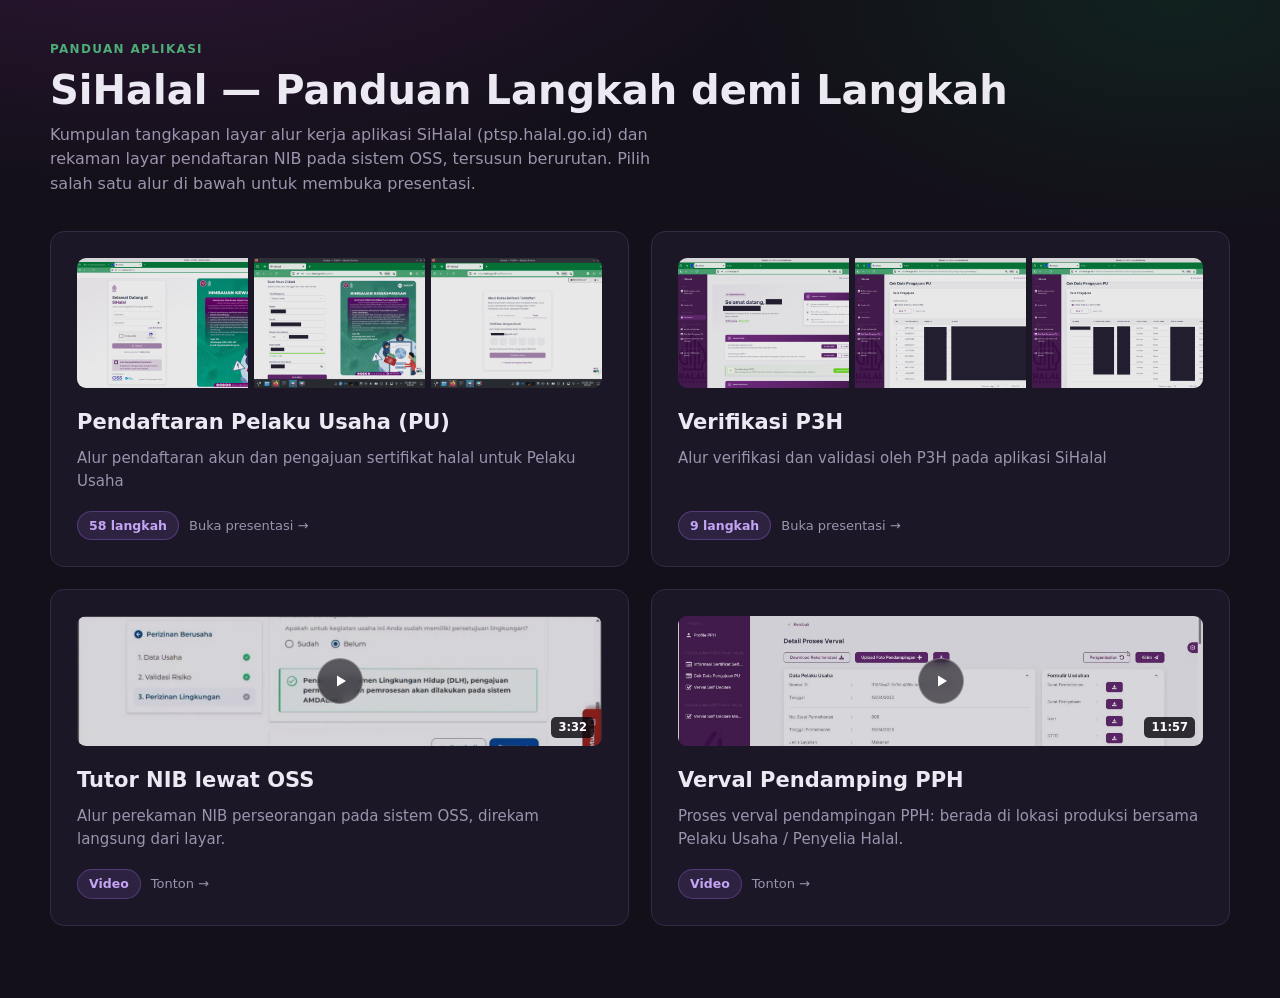
<file: index.html>
<!doctype html>
<html lang="id">
<head>
<meta charset="utf-8">
<meta name="viewport" content="width=device-width, initial-scale=1">
<title>SiHalal — Panduan Aplikasi</title>
<meta name="description" content="Panduan langkah demi langkah penggunaan aplikasi SiHalal: pendaftaran Pelaku Usaha dan verifikasi P3H.">
<link rel="icon" href="data:image/svg+xml,%3Csvg xmlns='http://www.w3.org/2000/svg' viewBox='0 0 32 32'%3E%3Crect width='32' height='32' rx='7' fill='%23471b50'/%3E%3Cpath d='M9 16.5l5 5 9-10' stroke='%234dac77' stroke-width='3.2' fill='none' stroke-linecap='round' stroke-linejoin='round'/%3E%3C/svg%3E">
<link rel="stylesheet" href="assets/style.css">
</head>
<body>
<div class="wrap">

  <header>
    <p class="eyebrow">Panduan Aplikasi</p>
    <h1>SiHalal — Panduan Langkah demi Langkah</h1>
    <p class="lede">
      Kumpulan tangkapan layar alur kerja aplikasi SiHalal
      (<span style="white-space:nowrap">ptsp.halal.go.id</span>) dan rekaman layar
      pendaftaran NIB pada sistem OSS, tersusun berurutan.
      Pilih salah satu alur di bawah untuk membuka presentasi.
    </p>
  </header>

  <main class="cards" data-cards></main>

  <noscript>
    <p class="lede" style="margin-top:28px">
      Galeri ini memerlukan JavaScript. Tautan langsung:
      <a href="sihalal-pu.html">Pendaftaran Pelaku Usaha</a> ·
      <a href="sihalal-p3h.html">Verifikasi P3H</a> ·
      <a href="nib-tutor.html">Tutor NIB lewat OSS</a> ·
      <a href="verval-p3h.html">Verval Pendamping PPH</a>
    </p>
  </noscript>

</div>

<script src="assets/manifest.js"></script>
<script src="assets/app.js"></script>
</body>
</html>
</file>
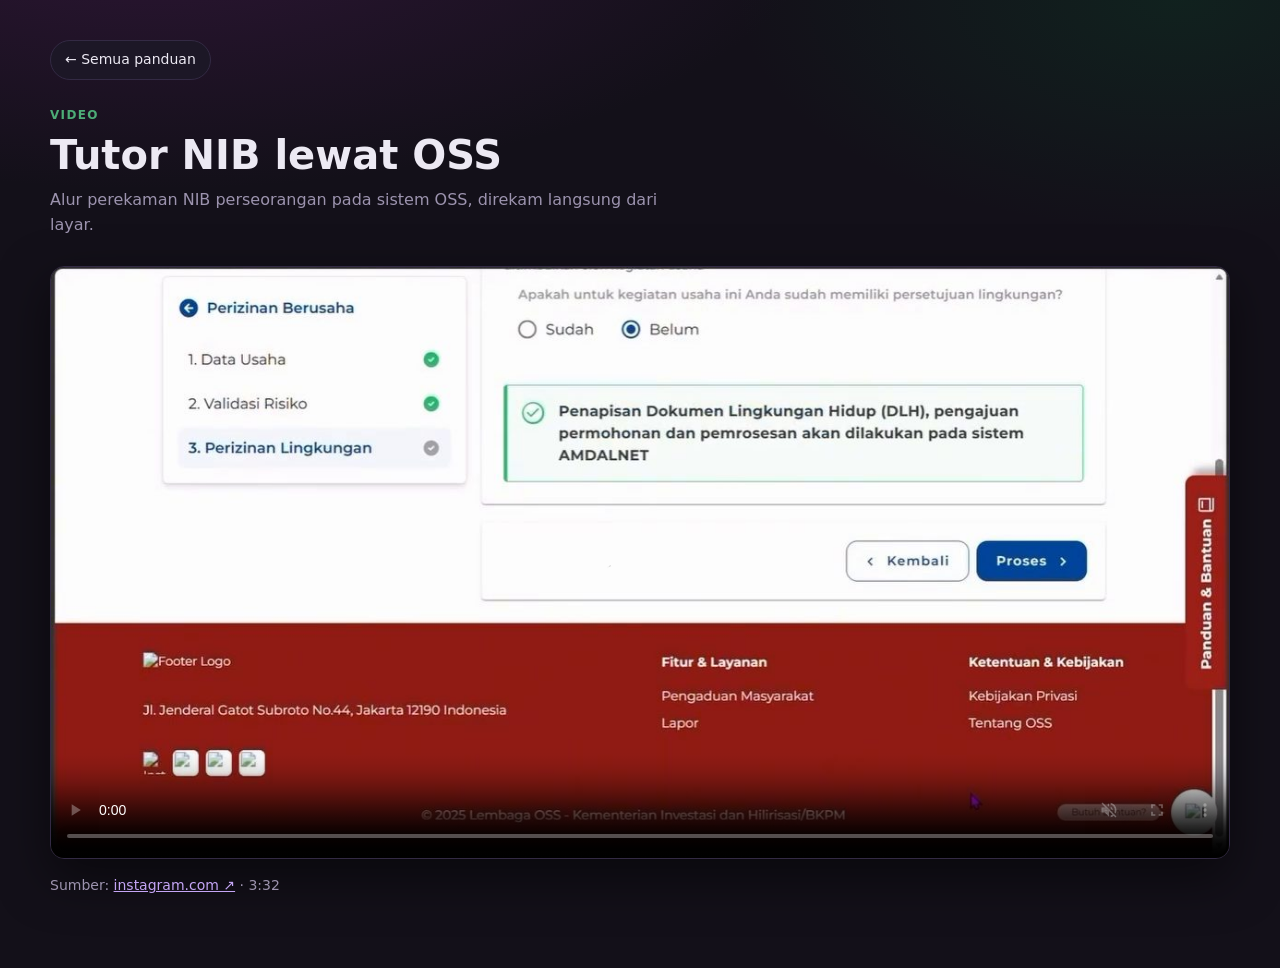
<file: nib-tutor.html>
<!doctype html>
<html lang="id">
<head>
<meta charset="utf-8">
<meta name="viewport" content="width=device-width, initial-scale=1">
<title>Tutor NIB lewat OSS — SiHalal</title>
<meta name="description" content="Rekaman layar alur perekaman NIB perseorangan pada sistem OSS.">
<link rel="icon" href="data:image/svg+xml,%3Csvg xmlns='http://www.w3.org/2000/svg' viewBox='0 0 32 32'%3E%3Crect width='32' height='32' rx='7' fill='%23471b50'/%3E%3Cpath d='M9 16.5l5 5 9-10' stroke='%234dac77' stroke-width='3.2' fill='none' stroke-linecap='round' stroke-linejoin='round'/%3E%3C/svg%3E">
<link rel="stylesheet" href="assets/style.css">
</head>
<body data-video="nib">
<div class="wrap">

  <div class="topbar">
    <a class="back" href="index.html">&#8592; Semua panduan</a>
  </div>

  <header>
    <p class="eyebrow">Video</p>
    <h1 data-title>Tutor NIB lewat OSS</h1>
    <p class="lede" data-subtitle></p>
  </header>

  <main data-video-mount></main>

  <p class="source" data-source></p>

</div>

<script src="assets/manifest.js"></script>
<script src="assets/app.js"></script>
</body>
</html>
</file>
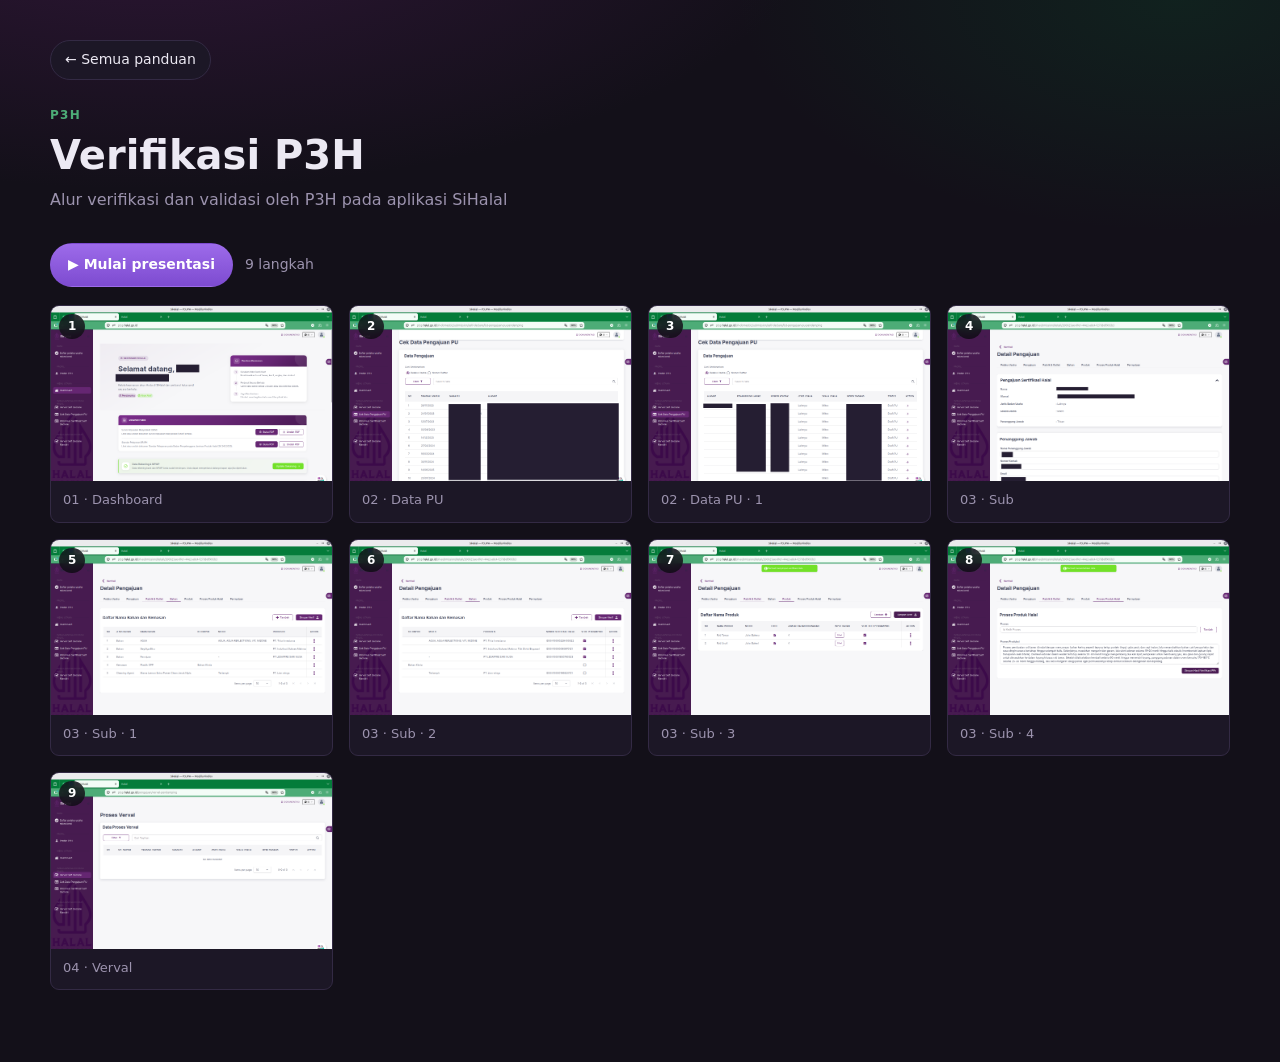
<file: sihalal-p3h.html>
<!doctype html>
<html lang="id">
<head>
<meta charset="utf-8">
<meta name="viewport" content="width=device-width, initial-scale=1">
<title>Verifikasi P3H — SiHalal</title>
<meta name="description" content="Alur verifikasi dan validasi oleh P3H pada aplikasi SiHalal.">
<link rel="icon" href="data:image/svg+xml,%3Csvg xmlns='http://www.w3.org/2000/svg' viewBox='0 0 32 32'%3E%3Crect width='32' height='32' rx='7' fill='%23471b50'/%3E%3Cpath d='M9 16.5l5 5 9-10' stroke='%234dac77' stroke-width='3.2' fill='none' stroke-linecap='round' stroke-linejoin='round'/%3E%3C/svg%3E">
<link rel="stylesheet" href="assets/style.css">
</head>
<body data-gallery="p3h">
<div class="wrap">

  <div class="topbar">
    <a class="back" href="index.html">&#8592; Semua panduan</a>
  </div>

  <header>
    <p class="eyebrow">P3H</p>
    <h1 data-title>Verifikasi P3H</h1>
    <p class="lede" data-subtitle></p>
  </header>

  <div class="toolbar">
    <button class="btn btn-primary" type="button" data-start>&#9654; Mulai presentasi</button>
    <span class="count" data-count></span>
  </div>

  <main class="grid" data-grid></main>

</div>

<script src="assets/manifest.js"></script>
<script src="assets/app.js"></script>
</body>
</html>
</file>
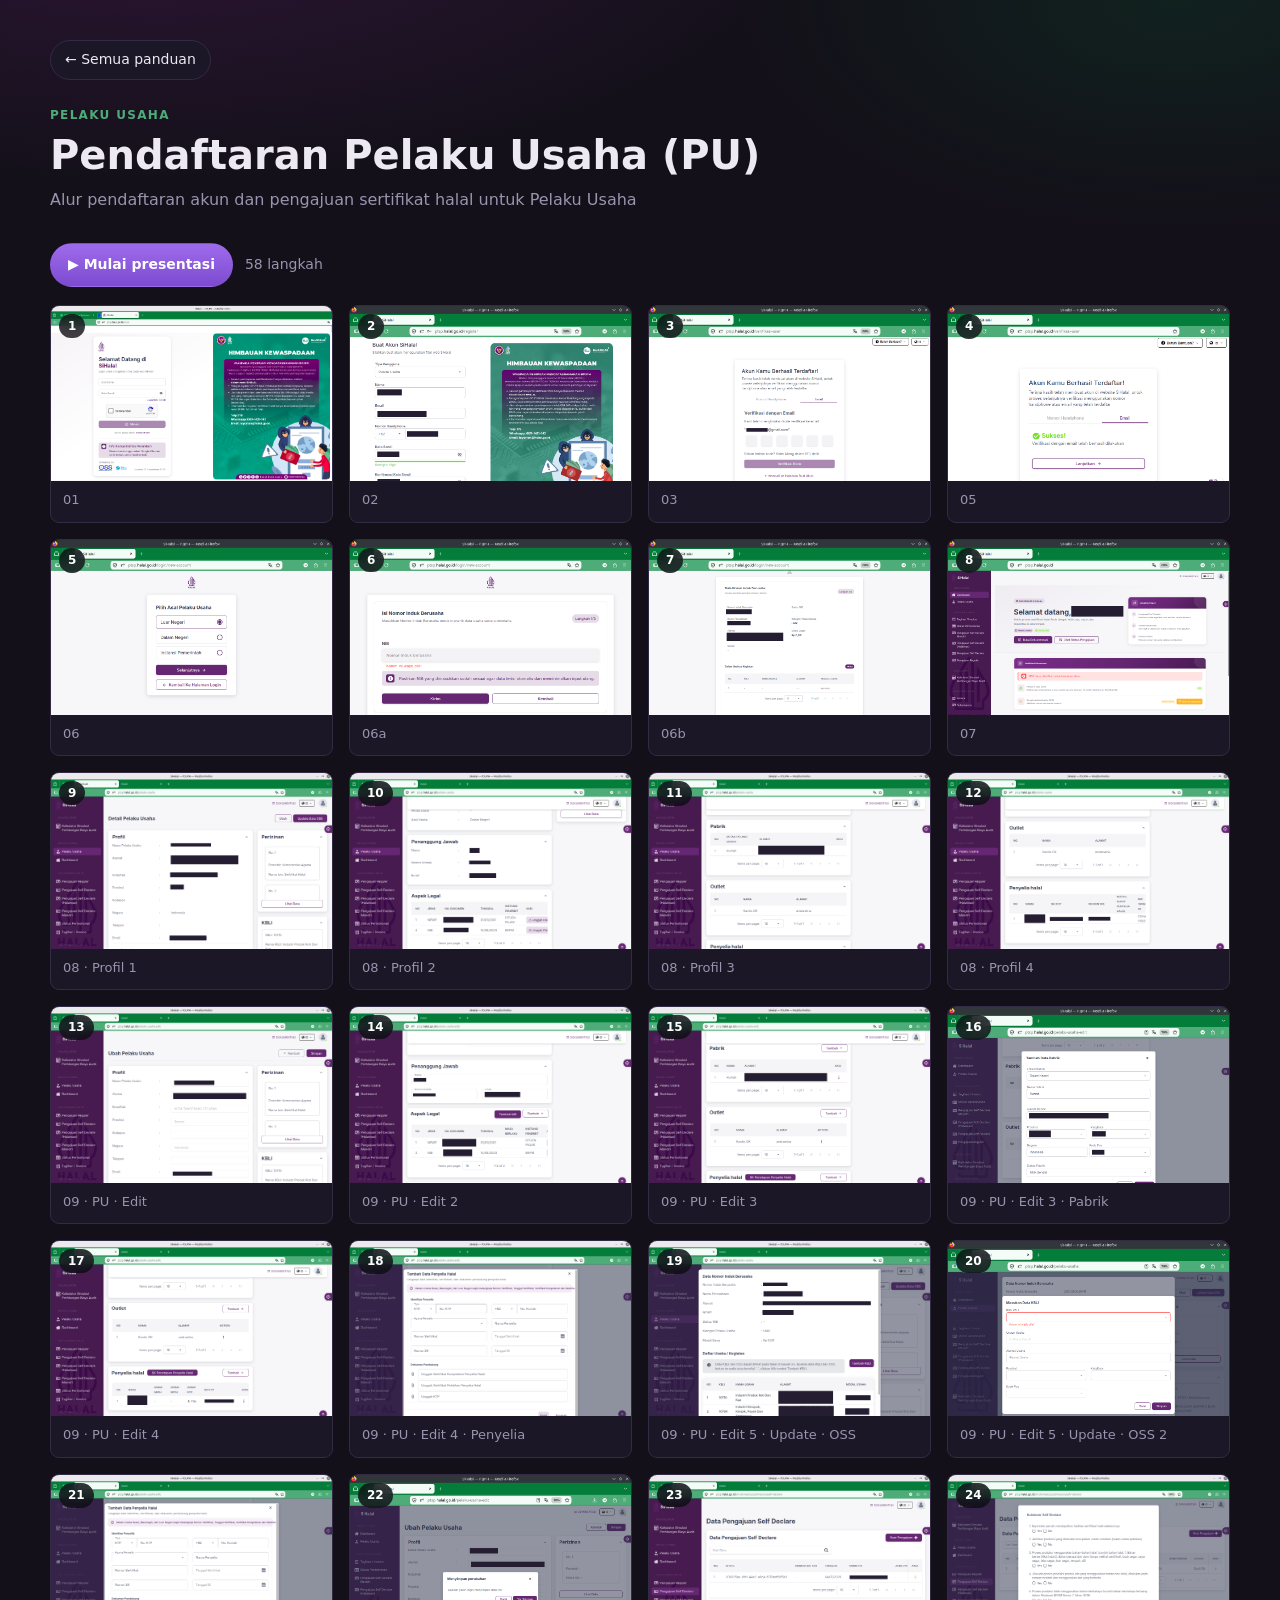
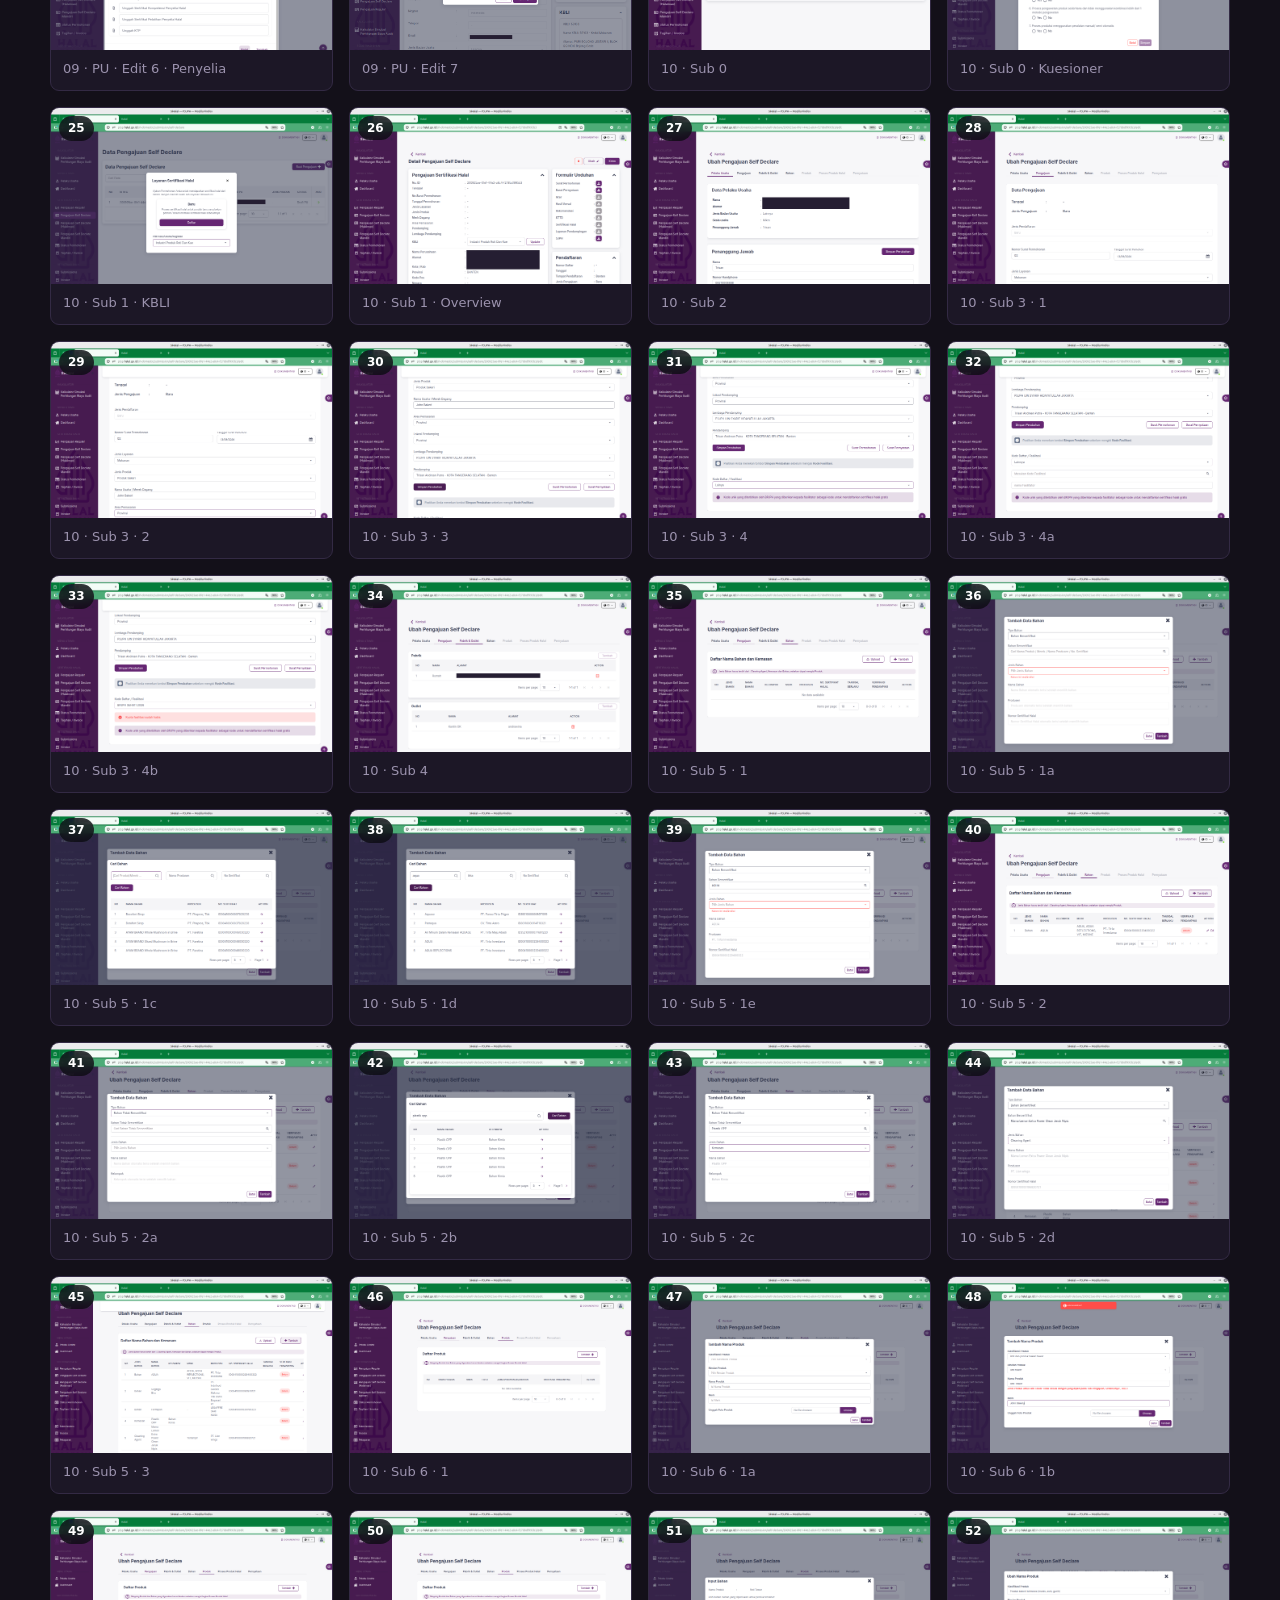
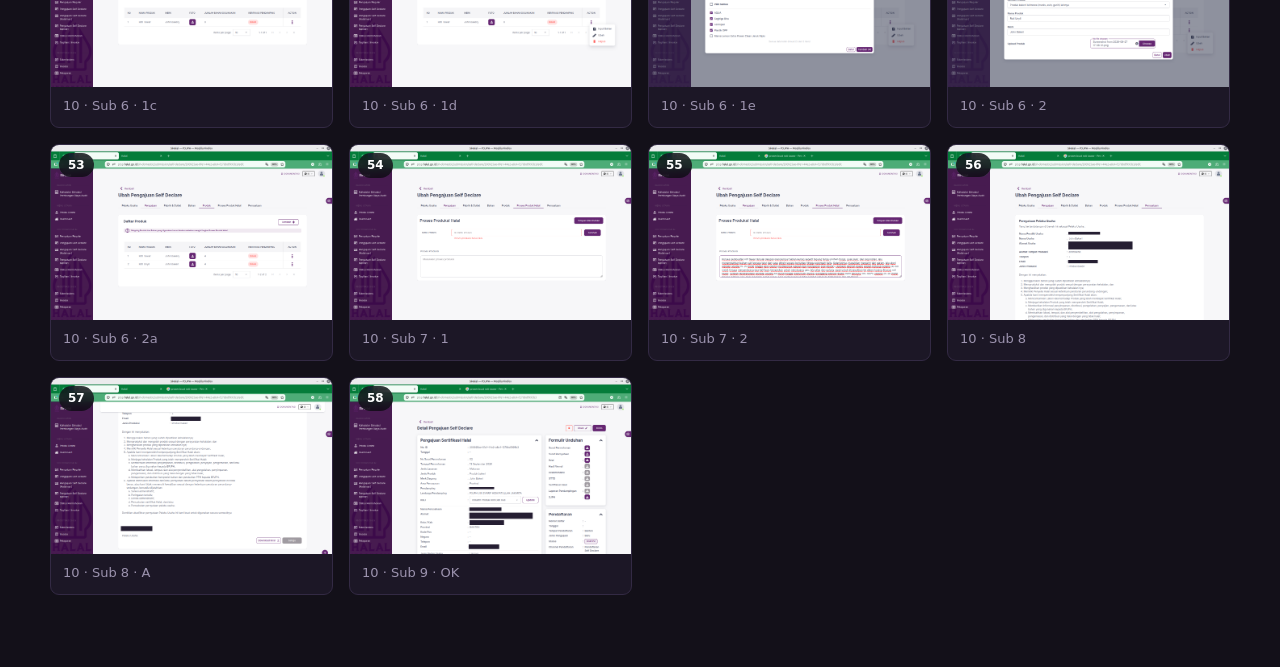
<file: sihalal-pu.html>
<!doctype html>
<html lang="id">
<head>
<meta charset="utf-8">
<meta name="viewport" content="width=device-width, initial-scale=1">
<title>Pendaftaran Pelaku Usaha — SiHalal</title>
<meta name="description" content="Alur pendaftaran akun dan pengajuan sertifikat halal untuk Pelaku Usaha pada aplikasi SiHalal.">
<link rel="icon" href="data:image/svg+xml,%3Csvg xmlns='http://www.w3.org/2000/svg' viewBox='0 0 32 32'%3E%3Crect width='32' height='32' rx='7' fill='%23471b50'/%3E%3Cpath d='M9 16.5l5 5 9-10' stroke='%234dac77' stroke-width='3.2' fill='none' stroke-linecap='round' stroke-linejoin='round'/%3E%3C/svg%3E">
<link rel="stylesheet" href="assets/style.css">
</head>
<body data-gallery="pu">
<div class="wrap">

  <div class="topbar">
    <a class="back" href="index.html">&#8592; Semua panduan</a>
  </div>

  <header>
    <p class="eyebrow">Pelaku Usaha</p>
    <h1 data-title>Pendaftaran Pelaku Usaha</h1>
    <p class="lede" data-subtitle></p>
  </header>

  <div class="toolbar">
    <button class="btn btn-primary" type="button" data-start>&#9654; Mulai presentasi</button>
    <span class="count" data-count></span>
  </div>

  <main class="grid" data-grid></main>

</div>

<script src="assets/manifest.js"></script>
<script src="assets/app.js"></script>
</body>
</html>
</file>
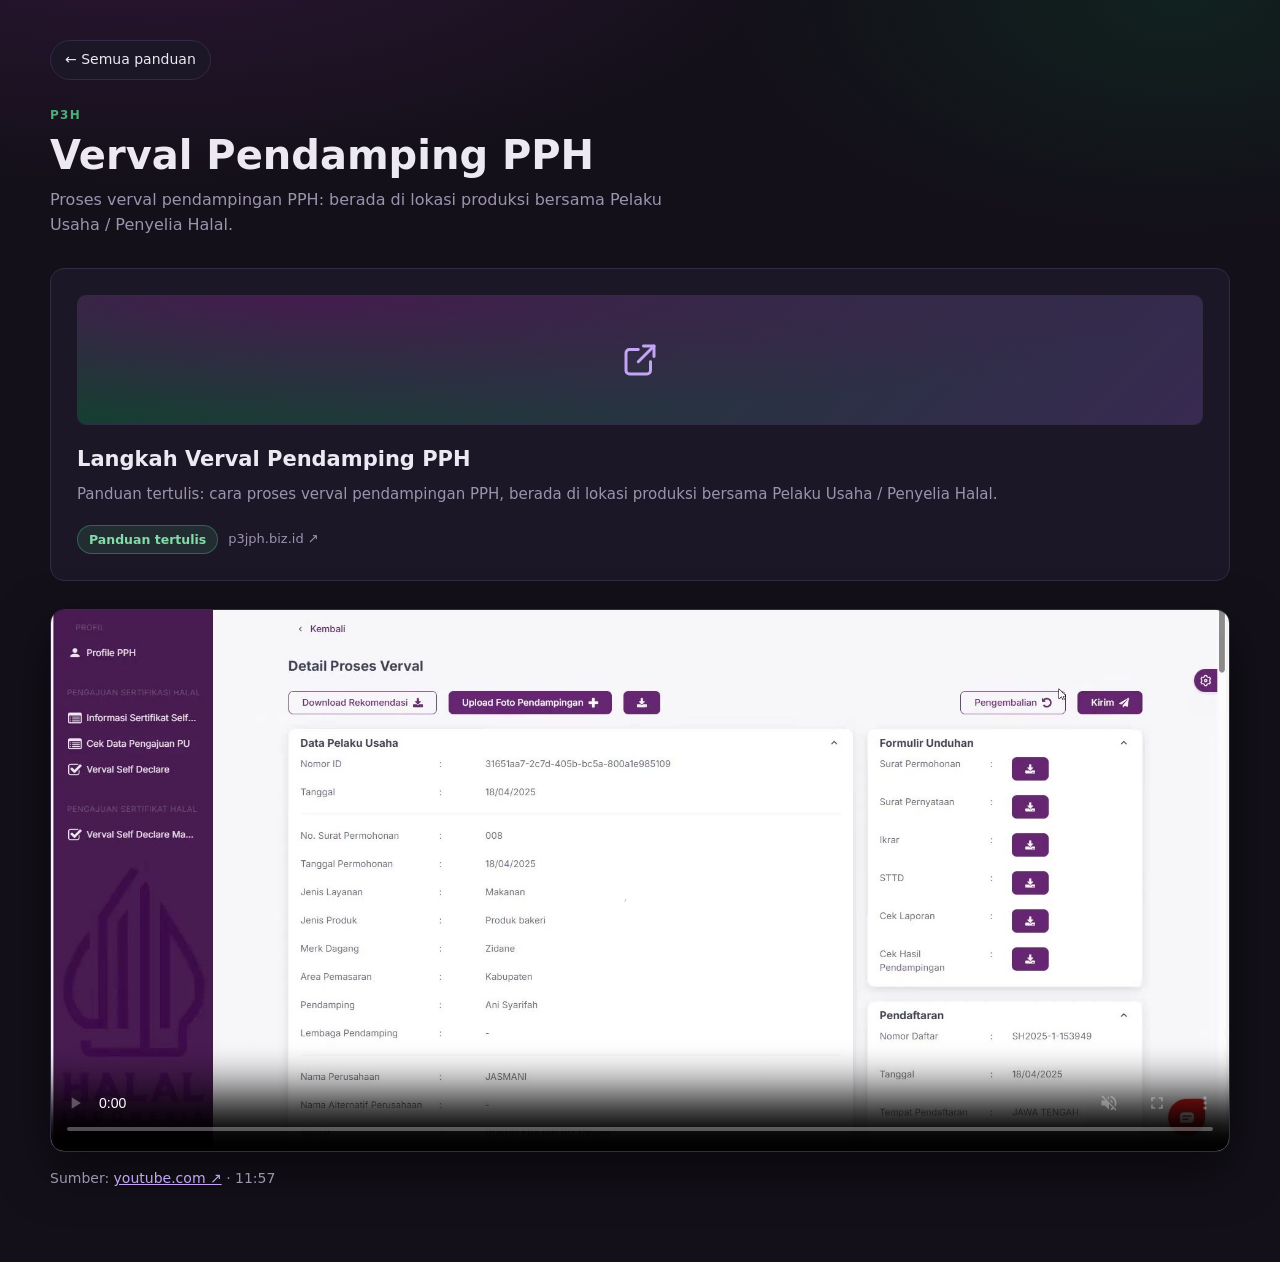
<file: verval-p3h.html>
<!doctype html>
<html lang="id">
<head>
<meta charset="utf-8">
<meta name="viewport" content="width=device-width, initial-scale=1">
<title>Verval Pendamping PPH — SiHalal</title>
<meta name="description" content="Verval pendampingan PPH: panduan tertulis dan rekaman layar proses verval bersama Pelaku Usaha / Penyelia Halal.">
<link rel="icon" href="data:image/svg+xml,%3Csvg xmlns='http://www.w3.org/2000/svg' viewBox='0 0 32 32'%3E%3Crect width='32' height='32' rx='7' fill='%23471b50'/%3E%3Cpath d='M9 16.5l5 5 9-10' stroke='%234dac77' stroke-width='3.2' fill='none' stroke-linecap='round' stroke-linejoin='round'/%3E%3C/svg%3E">
<link rel="stylesheet" href="assets/style.css">
</head>
<body data-video="p3h">
<div class="wrap">

  <div class="topbar">
    <a class="back" href="index.html">&#8592; Semua panduan</a>
  </div>

  <header>
    <p class="eyebrow">P3H</p>
    <h1 data-title>Verval Pendamping PPH</h1>
    <p class="lede" data-subtitle></p>
  </header>

  <main>
    <div class="article-slot" data-article></div>
    <div data-video-mount></div>
    <p class="source" data-source></p>
  </main>

</div>

<script src="assets/manifest.js"></script>
<script src="assets/app.js"></script>
</body>
</html>
</file>
<file: assets/style.css>
/* SiHalal gallery — styles
   Brand: purple #471b50, green #047c3a (sampled from the app UI). */

:root {
  --bg:          #131019;
  --surface:     #1c1726;
  --surface-2:   #251e32;
  --border:      #332a44;
  --text:        #ece9f3;
  --muted:       #9c93ae;

  --accent:      #9d6bea;   /* lightened brand purple, readable on dark */
  --accent-soft: #c4a5f5;
  --brand:       #471b50;
  --green:       #4dac77;
  --green-deep:  #047c3a;

  --radius:      14px;
  --radius-sm:   9px;
  --shadow:      0 18px 50px rgba(0, 0, 0, .5);
  --ring:        0 0 0 2px var(--bg), 0 0 0 4px var(--accent);

  /* Height of the panel at the top of every card. Thumbnail strips and the
     glyph panel both use it, so the cards stay aligned if it is ever changed. */
  --card-panel-h: 130px;

  --font: system-ui, -apple-system, "Segoe UI", Roboto, "Helvetica Neue",
          Arial, sans-serif;
}

* { box-sizing: border-box; }

html { -webkit-text-size-adjust: 100%; }

body {
  margin: 0;
  background: var(--bg);
  color: var(--text);
  font-family: var(--font);
  line-height: 1.55;
  padding: 40px 20px 72px;
  background-image:
    radial-gradient(1100px 480px at 12% -12%, rgba(71, 27, 80, .55), transparent 62%),
    radial-gradient(760px 400px at 92% 0%, rgba(4, 124, 58, .16), transparent 58%);
  background-attachment: fixed;
}

a { color: var(--accent-soft); }

/* ---------- Shared page chrome ---------- */

.wrap { max-width: 1180px; margin: 0 auto; }

.topbar {
  display: flex;
  align-items: center;
  gap: 14px;
  margin-bottom: 26px;
  flex-wrap: wrap;
}

.back {
  display: inline-flex;
  align-items: center;
  gap: 7px;
  padding: 8px 14px;
  border: 1px solid var(--border);
  border-radius: 999px;
  background: var(--surface);
  color: var(--text);
  font-size: 14px;
  font-weight: 500;
  text-decoration: none;
  transition: border-color .16s, background .16s;
}
.back:hover { border-color: var(--accent); background: var(--surface-2); }

.eyebrow {
  font-size: 12px;
  font-weight: 700;
  letter-spacing: .11em;
  text-transform: uppercase;
  color: var(--green);
  margin: 0 0 8px;
}

h1 { font-size: clamp(26px, 4.2vw, 40px); line-height: 1.15; margin: 0 0 10px; }
.lede { color: var(--muted); font-size: 16px; max-width: 62ch; margin: 0; }

/* ---------- Landing page cards ---------- */

/* Fixed 2x2 on desktop rather than auto-fit: the card count is known and the
   four guides are meant to read as a set. Collapses to one column on narrow
   screens (see media query below). */
.cards {
  display: grid;
  grid-template-columns: repeat(2, minmax(0, 1fr));
  gap: 22px;
  margin-top: 34px;
}

.card {
  /* Flex column so .card-meta can be pushed to the bottom: titles and
     descriptions differ in length, and grid stretch alone leaves the badge
     rows ragged across a row. */
  display: flex;
  flex-direction: column;
  border: 1px solid var(--border);
  border-radius: var(--radius);
  background: var(--surface);
  padding: 26px;
  text-decoration: none;
  color: inherit;
  transition: transform .18s, border-color .18s, box-shadow .18s;
}
.card:hover, .card:focus-visible {
  transform: translateY(-3px);
  border-color: var(--accent);
  box-shadow: var(--shadow);
  outline: none;
}

.card h2 { margin: 0 0 8px; font-size: 21px; }
.card p  { margin: 0 0 18px; color: var(--muted); font-size: 15px; }

.card-meta {
  display: flex;
  align-items: center;
  flex-wrap: wrap;
  gap: 10px;
  margin-top: auto;
  font-size: 13px;
  color: var(--muted);
}
.pill {
  display: inline-block;
  padding: 4px 11px;
  border-radius: 999px;
  background: rgba(157, 107, 234, .14);
  border: 1px solid rgba(157, 107, 234, .34);
  color: var(--accent-soft);
  font-weight: 600;
  font-size: 12.5px;
}

.card-thumbs {
  display: flex;
  gap: 6px;
  margin-bottom: 18px;
  overflow: hidden;
  border-radius: var(--radius-sm);
}
.card-thumbs img {
  height: var(--card-panel-h);
  flex: 1 1 0;
  min-width: 0;
  object-fit: cover;
  object-position: top left;
  background: var(--surface-2);
  opacity: .9;
}

/* Cards that link off-site: a glyph panel stands in for the thumbnail strip,
   sized to match it so all the cards in the row stay aligned. */
.card-icon {
  height: var(--card-panel-h);
  margin-bottom: 18px;
  border-radius: var(--radius-sm);
  border: 1px solid var(--border);
  background:
    radial-gradient(120% 140% at 20% 0%, rgba(71, 27, 80, .95), transparent 68%),
    linear-gradient(135deg, rgba(4, 124, 58, .40), rgba(157, 107, 234, .22));
  display: grid;
  place-items: center;
  color: var(--accent-soft);
}
.card-icon svg { width: 42px; height: 42px; }

/* Video cards: the poster occupies the same panel as the thumbnail strips and
   the glyph panel, so the row stays aligned. Only the poster frame is fetched
   on the landing page -- the video itself waits until the viewer opens it. */
.card-poster {
  position: relative;
  height: var(--card-panel-h);
  margin-bottom: 18px;
  border-radius: var(--radius-sm);
  overflow: hidden;
  background: var(--surface-2);
}
.card-poster img {
  width: 100%;
  height: 100%;
  object-fit: cover;
  object-position: top left;
  opacity: .82;
  transition: opacity .18s;
}
.card:hover .card-poster img { opacity: 1; }

.card-play {
  position: absolute;
  inset: 0;
  display: grid;
  place-items: center;
  color: #fff;
}
.card-play svg {
  width: 46px;
  height: 46px;
  padding: 10px;
  border-radius: 50%;
  background: rgba(11, 8, 16, .6);
  border: 1px solid rgba(255, 255, 255, .3);
  backdrop-filter: blur(4px);
}

.card-dur {
  position: absolute;
  right: 8px;
  bottom: 8px;
  padding: 2px 7px;
  border-radius: 5px;
  background: rgba(11, 8, 16, .82);
  font-size: 11.5px;
  font-weight: 600;
  font-variant-numeric: tabular-nums;
  color: #fff;
}

.pill-alt {
  background: rgba(77, 172, 119, .15);
  border-color: rgba(77, 172, 119, .42);
  color: #86d9a9;
}

/* ---------- Gallery grid ---------- */

.toolbar {
  display: flex;
  align-items: center;
  gap: 12px;
  flex-wrap: wrap;
  margin: 30px 0 18px;
}

.btn {
  display: inline-flex;
  align-items: center;
  gap: 8px;
  padding: 10px 17px;
  border-radius: 999px;
  border: 1px solid var(--border);
  background: var(--surface);
  color: var(--text);
  font: inherit;
  font-size: 14px;
  font-weight: 600;
  cursor: pointer;
  transition: border-color .16s, background .16s;
}
.btn:hover { border-color: var(--accent); background: var(--surface-2); }
.btn-primary {
  background: linear-gradient(180deg, var(--accent), #7d4bd0);
  border-color: transparent;
  color: #fff;
}
.btn-primary:hover { filter: brightness(1.08); }

.count { color: var(--muted); font-size: 14px; }

.grid {
  display: grid;
  grid-template-columns: repeat(auto-fill, minmax(230px, 1fr));
  gap: 16px;
}

.tile {
  position: relative;
  display: block;
  padding: 0;
  border: 1px solid var(--border);
  border-radius: var(--radius-sm);
  background: var(--surface);
  overflow: hidden;
  cursor: pointer;
  text-align: left;
  font: inherit;
  color: inherit;
  transition: transform .16s, border-color .16s;
}
.tile:hover, .tile:focus-visible {
  transform: translateY(-2px);
  border-color: var(--accent);
  outline: none;
}
.tile img {
  display: block;
  width: 100%;
  aspect-ratio: 16 / 10;
  object-fit: cover;
  object-position: top left;
  background: var(--surface-2);
}
.tile-label {
  display: block;
  padding: 9px 12px 11px;
  font-size: 13px;
  color: var(--muted);
  white-space: nowrap;
  overflow: hidden;
  text-overflow: ellipsis;
}
.tile-num {
  position: absolute;
  top: 8px;
  left: 8px;
  padding: 3px 9px;
  border-radius: 999px;
  background: rgba(11, 8, 16, .78);
  backdrop-filter: blur(6px);
  font-size: 12px;
  font-weight: 700;
  color: #fff;
}

/* ---------- Video page ---------- */

/* The written companion above the player. Reuses .card, so it needs the
   spacing a grid parent would otherwise have given it. */
.article-slot { margin-top: 30px; }
.article-slot:empty { display: none; }

.player-wrap {
  margin: 28px 0 16px;
  border: 1px solid var(--border);
  border-radius: var(--radius);
  overflow: hidden;
  background: #000;
  box-shadow: var(--shadow);
}
.player-wrap video {
  display: block;
  width: 100%;
  height: auto;
  /* Posters are crops of the frame -- they drop the browser chrome and, on
     verval-p3h, the webcam inset -- so they are a different shape from the
     video itself. Stretched to fill, the p3h poster gains ~15% height and
     faces visibly widen until playback replaces it. contain letterboxes it
     instead; the real frames match the box exactly, so the bars vanish then. */
  object-fit: contain;
}

.source {
  margin: 0;
  color: var(--muted);
  font-size: 14px;
}

/* ---------- Presentation overlay ---------- */

.viewer {
  position: fixed;
  inset: 0;
  z-index: 100;
  display: none;
  flex-direction: column;
  background: #0a0810;
}
.viewer[data-open="true"] { display: flex; }

.stage {
  position: relative;
  flex: 1 1 auto;
  display: flex;
  align-items: center;
  justify-content: center;
  min-height: 0;
  padding: 18px 76px 6px;
}

.stage img {
  max-width: 100%;
  max-height: 100%;
  object-fit: contain;
  border-radius: 8px;
  box-shadow: var(--shadow);
  background: var(--surface);
}

.nav {
  position: absolute;
  top: 50%;
  transform: translateY(-50%);
  width: 50px;
  height: 50px;
  display: grid;
  place-items: center;
  border-radius: 50%;
  border: 1px solid var(--border);
  background: rgba(28, 23, 38, .82);
  backdrop-filter: blur(9px);
  color: var(--text);
  font-size: 21px;
  cursor: pointer;
  transition: background .16s, border-color .16s, opacity .16s;
}
.nav:hover { background: var(--surface-2); border-color: var(--accent); }
.nav[disabled] { opacity: .28; cursor: default; }
.nav-prev { left: 14px; }
.nav-next { right: 14px; }

/* Caption + counter sit over the stage */
.hud {
  position: absolute;
  left: 20px;
  right: 20px;
  display: flex;
  align-items: center;
  gap: 12px;
  pointer-events: none;
}
.hud-top { top: 16px; }
.hud-title {
  flex: 1 1 auto;
  min-width: 0;
  font-size: 14px;
  color: var(--muted);
  white-space: nowrap;
  overflow: hidden;
  text-overflow: ellipsis;
  text-shadow: 0 1px 6px rgba(0, 0, 0, .8);
}
.counter {
  font-variant-numeric: tabular-nums;
  font-size: 13px;
  font-weight: 600;
  padding: 5px 12px;
  border-radius: 999px;
  background: rgba(11, 8, 16, .78);
  backdrop-filter: blur(6px);
  border: 1px solid var(--border);
}

/* Progress bar: fills over the interval, then advances */
.progress {
  height: 3px;
  background: rgba(255, 255, 255, .1);
  flex: 0 0 auto;
}
.progress-bar {
  height: 100%;
  width: 0;
  background: linear-gradient(90deg, var(--green), var(--accent));
}

/* ---------- Filmstrip ---------- */

.filmstrip {
  flex: 0 0 auto;
  display: flex;
  gap: 7px;
  padding: 11px 16px;
  overflow-x: auto;
  background: #0e0b14;
  border-top: 1px solid var(--border);
  scrollbar-width: thin;
}
.filmstrip button {
  flex: 0 0 auto;
  padding: 0;
  border: 2px solid transparent;
  border-radius: 6px;
  background: none;
  cursor: pointer;
  opacity: .5;
  transition: opacity .16s, border-color .16s;
  line-height: 0;
}
.filmstrip button:hover { opacity: .85; }
.filmstrip button[aria-current="true"] {
  opacity: 1;
  border-color: var(--accent);
}
.filmstrip img {
  width: 84px;
  height: 56px;
  object-fit: cover;
  object-position: top left;
  border-radius: 4px;
  display: block;
}

/* ---------- Controls ---------- */

.controls {
  flex: 0 0 auto;
  display: flex;
  align-items: center;
  justify-content: center;
  gap: 10px;
  flex-wrap: wrap;
  padding: 13px 18px 17px;
  background: #0e0b14;
}
.controls .btn { padding: 9px 15px; font-size: 13.5px; }

.play {
  min-width: 118px;
  justify-content: center;
  background: linear-gradient(180deg, var(--accent), #7d4bd0);
  border-color: transparent;
  color: #fff;
}
.play:hover { filter: brightness(1.08); }
.play[data-state="playing"] {
  background: linear-gradient(180deg, var(--green), var(--green-deep));
}

.speed {
  padding: 9px 13px;
  border-radius: 999px;
  border: 1px solid var(--border);
  background: var(--surface);
  color: var(--text);
  font: inherit;
  font-size: 13.5px;
  cursor: pointer;
}

.hint {
  color: var(--muted);
  font-size: 12.5px;
  text-align: center;
  width: 100%;
  margin-top: 2px;
}
.hint kbd {
  font: inherit;
  font-size: 11.5px;
  padding: 2px 6px;
  border: 1px solid var(--border);
  border-bottom-width: 2px;
  border-radius: 5px;
  background: var(--surface-2);
  color: var(--text);
}

/* ---------- Responsive ---------- */

@media (max-width: 720px) {
  body { padding: 24px 14px 56px; }
  .cards { grid-template-columns: 1fr; gap: 14px; }
  .grid { grid-template-columns: repeat(auto-fill, minmax(150px, 1fr)); gap: 11px; }
  .stage { padding: 12px 12px 4px; }
  .nav { width: 42px; height: 42px; font-size: 18px; }
  .nav-prev { left: 6px; }
  .nav-next { right: 6px; }
  .filmstrip img { width: 62px; height: 42px; }
  .hud-title { font-size: 12.5px; }
  .controls { padding: 10px 12px 14px; gap: 8px; }
  .controls .btn { padding: 8px 12px; font-size: 12.5px; }
  .hint { display: none; }
}

@media (max-width: 420px) {
  .nav { display: none; }
  .hint { display: none; }
}

/* Fullscreen: let the stage use the whole screen */
.viewer:fullscreen .stage { padding: 20px 80px 8px; }

@media (prefers-reduced-motion: reduce) {
  * { transition: none !important; animation: none !important; }
}

.visually-hidden {
  position: absolute;
  width: 1px; height: 1px;
  padding: 0; margin: -1px;
  overflow: hidden;
  clip: rect(0 0 0 0);
  white-space: nowrap;
  border: 0;
}
</file>
